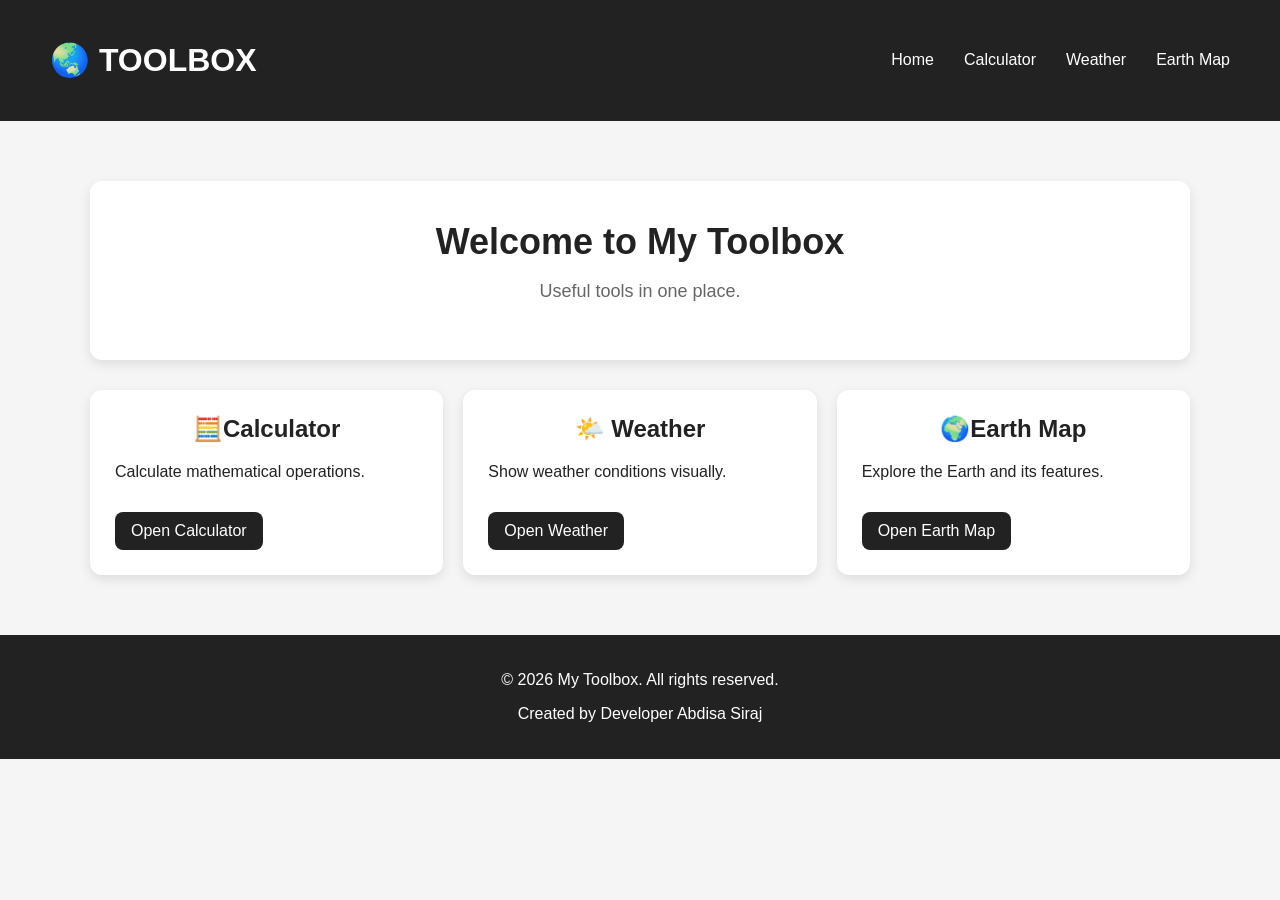
<file: index.html>
<!DOCTYPE html>
<html lang="en">
<head>
    <meta charset="UTF-8">
    <meta name="viewport" content="width=device-width, initial-scale=1.0">
    <title>Document</title>
    <link rel="stylesheet" href="styles.css">
</head>
<body>
    <header>
        <h1>🌏 TOOLBOX</h1>
        <nav>
            <ul>
                <li><a href="#Home">Home</a></li>
                <li><a href="#Calculator">Calculator</a></li>
                <li><a href="#Weather">Weather</a></li>
                <li><a href="#EarthMap">Earth Map</a></li>
            </ul>
        </nav>
    </header>

    
<main >
    <section class="hero">
    <h2>Welcome to My Toolbox</h2>
    <p>Useful tools in one place.</p>
</section>
<div class="tools">
<section>
        <h2>🧮Calculator</h2>
        <p>Calculate mathematical operations.</p>
       <a href="calculator.html">Open Calculator</a>
</section>
 <section>
        <h2>🌤️ Weather</h2>
        <p>Show weather conditions visually.</p>
        <a href="weather.html">Open Weather</a>
</section>
 <section>
        <h2>🌍Earth Map</h2>
        <p>Explore the Earth and its features.</p>
        <a href="earthmap.html">Open Earth Map</a>
 </section>    
 </div>   
</main>

<footer>
    <p>&copy; 2026 My Toolbox. All rights reserved.</p>
    <p>Created by Developer Abdisa Siraj</p>
</footer>
</body>

</html>
</file>
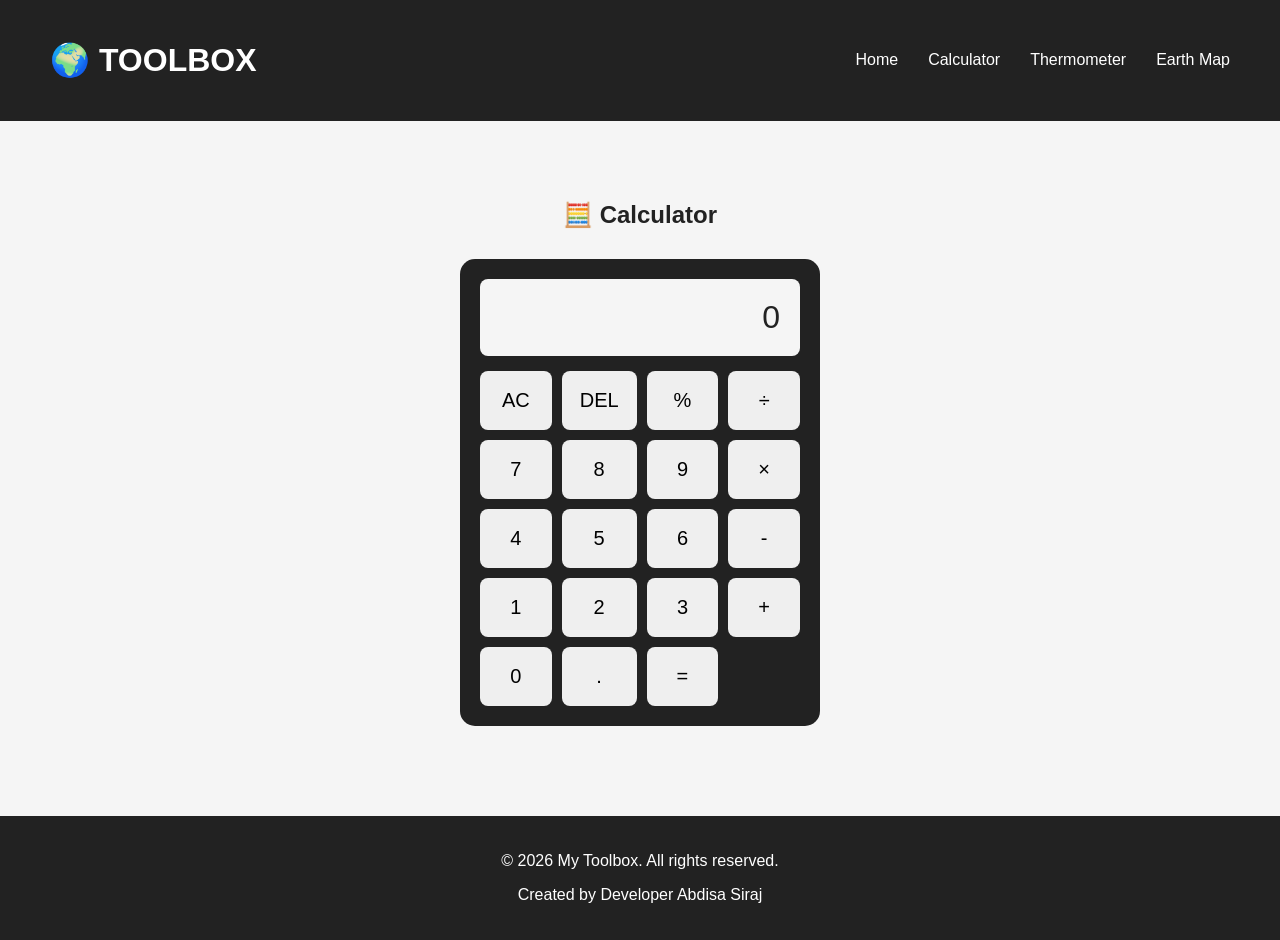
<file: calculator.html>
<!DOCTYPE html>
<html lang="en">
<head>
    <meta charset="UTF-8">
    <meta name="viewport" content="width=device-width, initial-scale=1.0">
    <title>Calculator - Tool</title>

    <link rel="stylesheet" href="styles.css">
</head>

<body>

    <header>
        <h1>🌍 TOOLBOX</h1>

        <nav>
            <ul>
                <li><a href="index.html">Home</a></li>
                <li><a href="calculator.html">Calculator</a></li>
                <li><a href="wheather.html">Thermometer</a></li>
                <li><a href="earthMap.html">Earth Map</a></li>
            </ul>
        </nav>
    </header>

    <main>
        <h2>🧮 Calculator</h2>

        <div class="calculator">

            <div class="display" id="display">
                0
            </div>

            <div class="buttons">

               <button id="clear">AC</button>
<button id="delete">DEL</button>
<button id="percent">%</button>
<button id="divide">÷</button>

<button id="seven">7</button>
<button id="eight">8</button>
<button id="nine">9</button>
<button id="multiply">×</button>

<button id="four">4</button>
<button id="five">5</button>
<button id="six">6</button>
<button id="subtract">-</button>

<button id="one">1</button>
<button id="two">2</button>
<button id="three">3</button>
<button id="add">+</button>

<button id="zero">0</button>
<button id="decimal">.</button>
<button id="equals">=</button>
            </div>
        </div>
    </main>

    <footer>
        <p>&copy; 2026 My Toolbox. All rights reserved.</p>
        <p>Created by Developer Abdisa Siraj</p>
    </footer>

    <script src="calculator.js"></script>

</body>
</html>
</file>
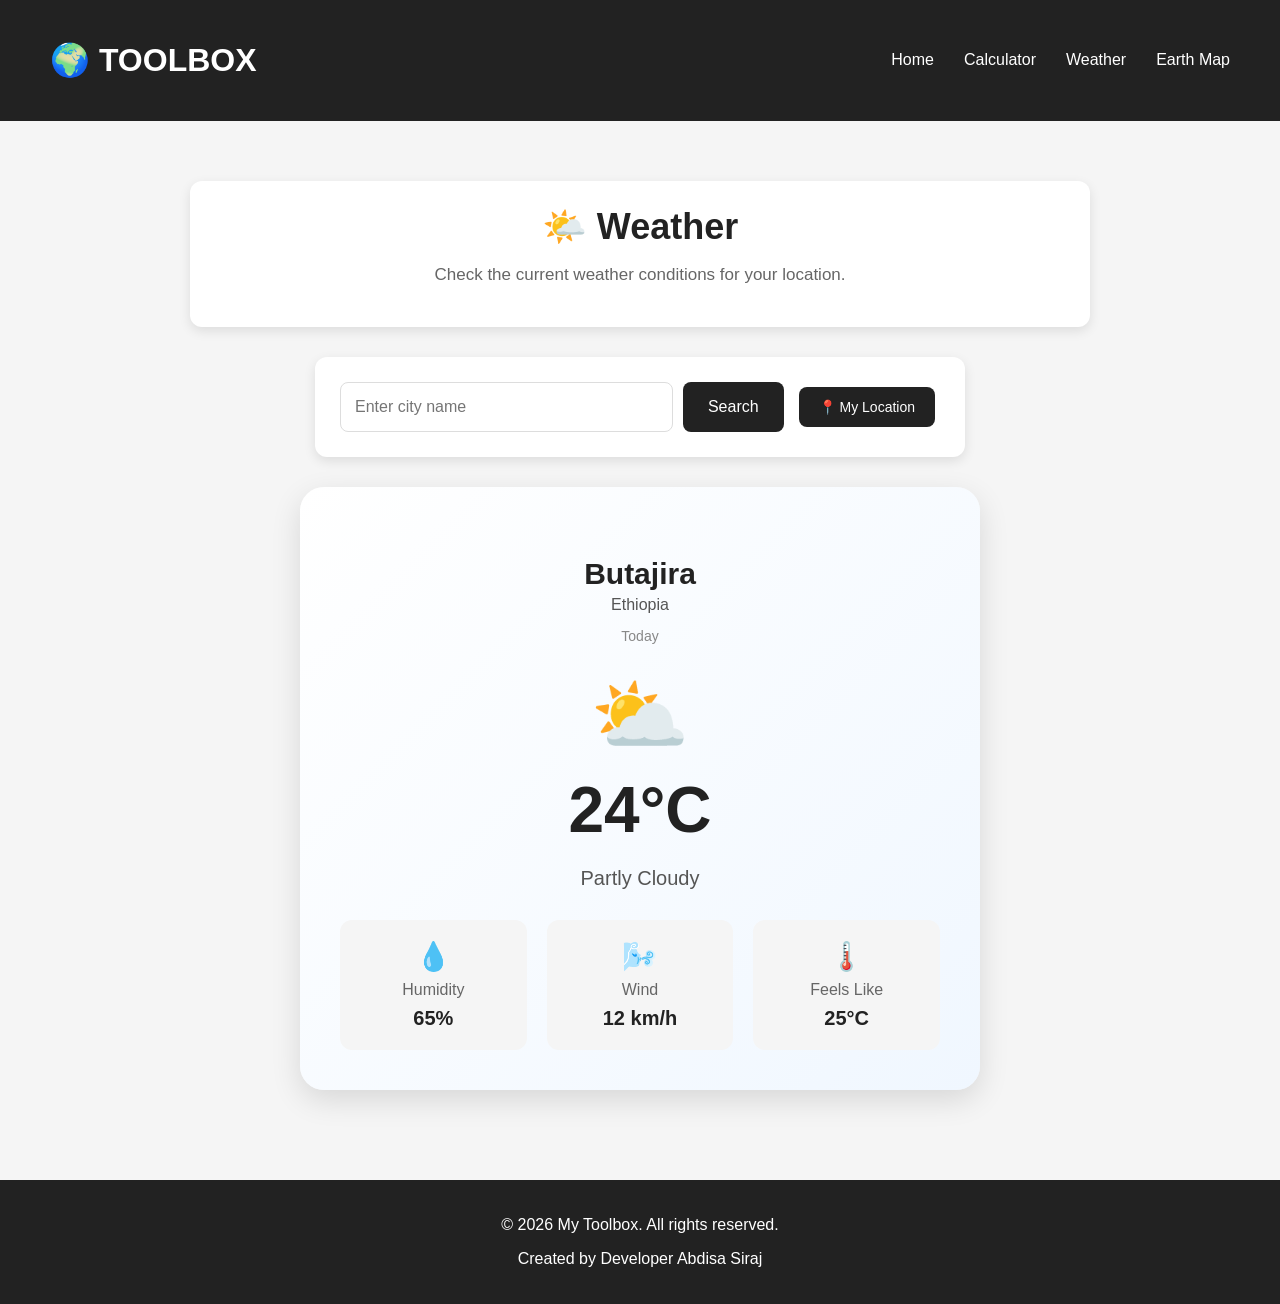
<file: wheather.html>
<!DOCTYPE html>
<html lang="en">
<head>
    <meta charset="UTF-8">
    <meta name="viewport" content="width=device-width, initial-scale=1.0">

    <title>Weather - Toolbox</title>

    <link rel="stylesheet" href="styles.css">
</head>

<body>

<header>
    <h1>🌍 TOOLBOX</h1>

    <nav>
        <ul>
            <li><a href="index.html">Home</a></li>
            <li><a href="calculator.html">Calculator</a></li>
            <li><a href="weather.html">Weather</a></li>
            <li><a href="earthMap.html">Earth Map</a></li>
        </ul>
    </nav>
</header>


<main class="weather-page">

    <section class="weather-header">
        <h2>🌤️ Weather</h2>
        <p>Check the current weather conditions for your location.</p>
    </section>


    <section class="search-box">

    <input 
        type="text" 
        id="cityInput" 
        placeholder="Enter city name"
    >

    <button id="searchButton">
        Search
    </button>

    <button id="locationButton">
        📍 My Location
    </button>

</section>
<p id="loading">⏳ Loading weather...</p>
    <p id="errorMessage"> </p>
    <section class="weather-card">

       <div class="location">
    <h3 id="cityName">Butajira</h3>
    <p id="countryName">Ethiopia</p>
    <p id="date">Today</p>
</div>

       <div class="temperature">
    <div id="weatherIcon">⛅</div>
    <span id="temperature">24°C</span>
    <p id="condition">Partly Cloudy</p>
</div>
        <div class="weather-details">

            <div>
                <span>💧</span>
                <p>Humidity</p>
                <strong id="humidity">65%</strong>
            </div>

            <div>
                <span>🌬️</span>
                <p>Wind</p>
                <strong id="wind">12 km/h</strong>
            </div>

            <div>
                <span>🌡️</span>
                <p>Feels Like</p>
                <strong id="feelsLike">25°C</strong>
            </div>

        </div>

    </section>

</main>


<footer>
    <p>&copy; 2026 My Toolbox. All rights reserved.</p>
    <p>Created by Developer Abdisa Siraj</p>
</footer>
<script src="weather.js"></script>
</body>
</html>
</file>
<file: styles.css>
body{
    background-color: #f5f5f5;
    color:#222;
font-family:Arial,sans-serif;
margin:0;
}
h1{
    color:white;
    font-size: 2em;
    text-align:center;
}
header {
    background-color: #222;
    color: white;
    padding: 20px 50px;

    display: flex;
    align-items: center;
    justify-content: space-between;
}
nav ul{
    display:flex;
    justify-content:center;
    gap:30px;
    list-style:none;
    padding:0;
}
nav a {
    color: white;
    text-decoration: none;
    font-size: 16px;
    transition: 0.3s;
}
nav a:hover {
    color: #aaa;
}
main{
    padding:20px;
    max-width:1100px;
    margin:40px auto;
}
section{
    background-color:white;
    padding:25px;
    border-radius:12px;
    box-shadow:0 4px 12px rgba(0,0,0,0.1);
}
footer{
    background-color:#222;
    color:white;
    padding:20px;
    text-align:center;
}
.tools {
    display: grid !important;
    grid-template-columns: repeat(3, 1fr);
    gap: 20px;
}
section a{
    color:white;
    display:inline-block;
    margin-top:15px;
    text-decoration:none;
    background-color:#222;
    padding:10px 16px;
    border-radius:8px;
}
section a:hover{
    background-color:#444;
    transform: translateY(-5px);
    transition: 0.3s;
}
@media (max-width: 768px) {
    .tools {
        grid-template-columns: 1fr;
    }
}
section h2{
    margin-top:0;
    font-size:24px;
}
.hero{
    text-align:center;
    padding: 40px 20px;
    margin-bottom:30px;
}
.hero h2{
    font-size:36px;
    margin-bottom:10px;
}
.hero p{
    font-size:18px;
    color:#666;
}
@media (max-width: 768px) {

    header {
        flex-direction: column;
        gap: 20px;
        padding: 20px;
    }

    nav ul {
        flex-wrap: wrap;
        justify-content: center;
    }
}
.calculator{
    width:320px;
    margin:30px auto;
    background-color:#222;
    border-radius:15px;
    padding:20px;
}
.display{
    background-color:#f5f5f5;
    color:#222;
    padding:20px;
    border-radius:8px;
    text-align:right;
    font-size:32px;
    margin-bottom:15px;
}
.buttons{
    display:grid;
    grid-template-columns:repeat(4, 1fr);
    gap:10px;
}
.buttons button{
    padding: 18px;
    font-size: 20px;
    border:none;
    border-radius: 8px;
    cursor:pointer;
    transition:0.3s;
}
.buttons button:hover{
    background-color: #ddd;
}
main h2{
    text-align:center;
    margin-bottom: 20px;
    
}

/* WEATHER PAGE */

.weather-page{
    max-width: 900px;
margin: 40px auto;
padding: 20px;
}
.weather-header{
    text-align:center;
    margin-bottom:30px;
}
.weather-header h2{
    font-size:36px;
    margin-bottom:10px;
}
.weather-header p{
    color:#666;
    font-size:17px;
}
/* SEARCH */
.search-box{
    display:flex;
    gap:10px;
    max-width:600px;
    margin:0 auto 30px;
}
.search-box input{
    flex:1;
    padding:14px;
    font-size:16px;
    border:1px solid #ddd;
    border-radius:8px;
    outline:none;
}
.search-box input:focus{
    border-color:#222;
}
.search-box button{
    padding: 14px 25px;
    border:none;
    border-radius:8px;
    background-color:#222;
    color:white;
    font-size:16px;
    cursor:pointer;
}
.search-box button:hover{
    background-color:#444;
}
/* WEATHER CARD */
.weather-card{
    background-color:white;
    padding:35px;
    border-radius:20px;
    box-shadow:0 5px 20px rgba(0,0,0,0.1);
    text-align:center;
}
/* LOCATION */
.location h3{
font-size:28px;
margin-bottom:5px;
}
.location p{
    color:#777;
}
/* TEMPERATURE */
.temperature{
    margin:30px;
}
.temperature span{
    font-size:64px;
    font-weight:bold;
}
.temperature p{
    font-size:20px;
    color:#666;
}
/* WEATHER DETAILS */
.weather-details{
    display:grid;
    grid-template-columns:repeat(3,1fr);
    gap:20px;
    margin-top:30px;
}
.weather-details div{
    padding:20px;
    background-color:#f5f5f5;
    border-radius:12px;
}
.weather-details span{
    font-size:28px;
}
.weather-details p{
    color:#666;
    margin:8px 0;
}
.weather-details strong{
    font-size:20px;
}
/* MOBILE */

@media (max-width: 600px) {

    .search-box {
        flex-direction: column;
    }

    .weather-card {
        padding: 25px 15px;
    }

    .temperature span {
        font-size: 48px;
    }

    .weather-details {
        grid-template-columns: 1fr;
    }
}
#errorMessage {
    text-align: center;
    color: #d32f2f;
    font-weight: bold;
    margin: 15px 0;
}
#loading {
    display: none;
    text-align: center;
    color: #666;
    margin: 15px 0;
}
.search-box button:disabled {
    opacity: 0.6;
    cursor: not-allowed;
}
#weatherIcon {
    font-size: 70px;
    margin-bottom: 10px;
}
.weather-card {
    max-width: 600px;
    margin: 30px auto;
    padding: 40px;
    background: linear-gradient(135deg, #ffffff, #f0f7ff);
    border-radius: 24px;
    box-shadow: 0 10px 30px rgba(0, 0, 0, 0.12);
    text-align: center;
}

.location h3 {
    font-size: 30px;
    margin-bottom: 5px;
}

#countryName {
    color: #555;
    margin: 5px 0;
}

#date {
    color: #888;
    font-size: 14px;
}

.temperature {
    margin: 25px 0;
}

#weatherIcon {
    font-size: 80px;
    margin-bottom: 10px;
}

.temperature span {
    font-size: 64px;
    font-weight: bold;
}

.temperature p {
    font-size: 20px;
    color: #555;
}
.map-page {
    max-width: 1100px;
    margin: 40px auto;
    padding: 20px;
}

.map-header {
    text-align: center;
    margin-bottom: 25px;
}

.map-header h2 {
    font-size: 36px;
    margin-bottom: 10px;
}

#map {
    height: 600px;
    width: 100%;
    border-radius: 20px;
    overflow: hidden;
    box-shadow: 0 10px 30px rgba(0, 0, 0, 0.15);
}
#locationButton {
    display: block;
    margin: 0 auto 15px;
    padding: 12px 20px;
    border: none;
    border-radius: 8px;
    background-color: #222;
    color: white;
    font-size: 16px;
    cursor: pointer;
}

#locationButton:hover {
    background-color: #444;
}
.map-search {
    display: flex;
    max-width: 600px;
    margin: 0 auto 15px;
    gap: 10px;
}

.map-search input {
    flex: 1;
    padding: 12px;
    border: 1px solid #ddd;
    border-radius: 8px;
    font-size: 16px;
    outline: none;
}

.map-search input:focus {
    border-color: #222;
}

.map-search button {
    padding: 12px 20px;
    border: none;
    border-radius: 8px;
    background-color: #222;
    color: white;
    font-size: 16px;
    cursor: pointer;
}

.map-search button:hover {
    background-color: #444;
}
#locationButton,
#clearMarkerButton {
    padding: 12px 20px;
    margin: 5px;
    border: none;
    border-radius: 8px;
    background-color: #222;
    color: white;
    font-size: 14px;
    cursor: pointer;
    
}

#locationButton:hover,
#clearMarkerButton:hover,
#resetMapButton:hover {
    background-color: #444;
}
@media (max-width: 600px) {
    #locationButton,
    #clearMarkerButton,
    #resetMapButton {
        display: block;
        width: 100%;
        margin: 8px 0;
    }

    #map {
        height: 500px;
    }
}
</file>
